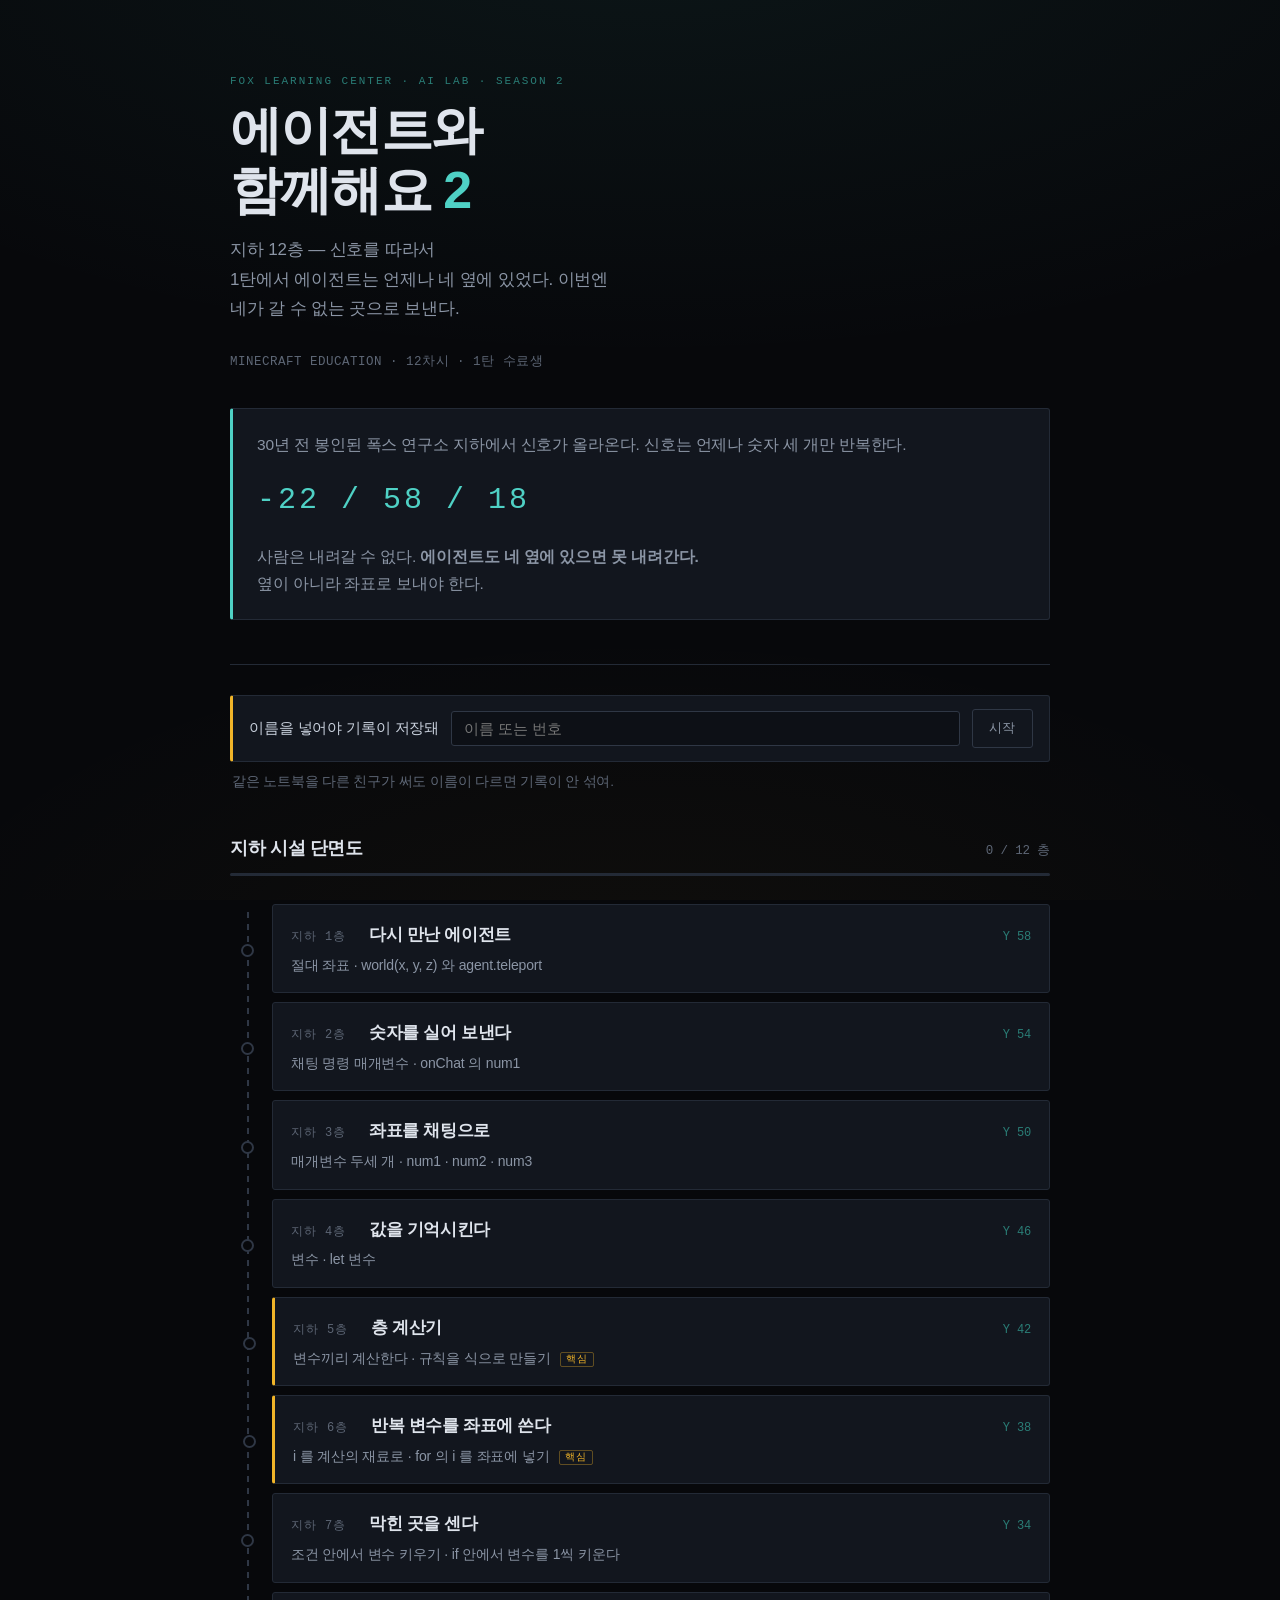
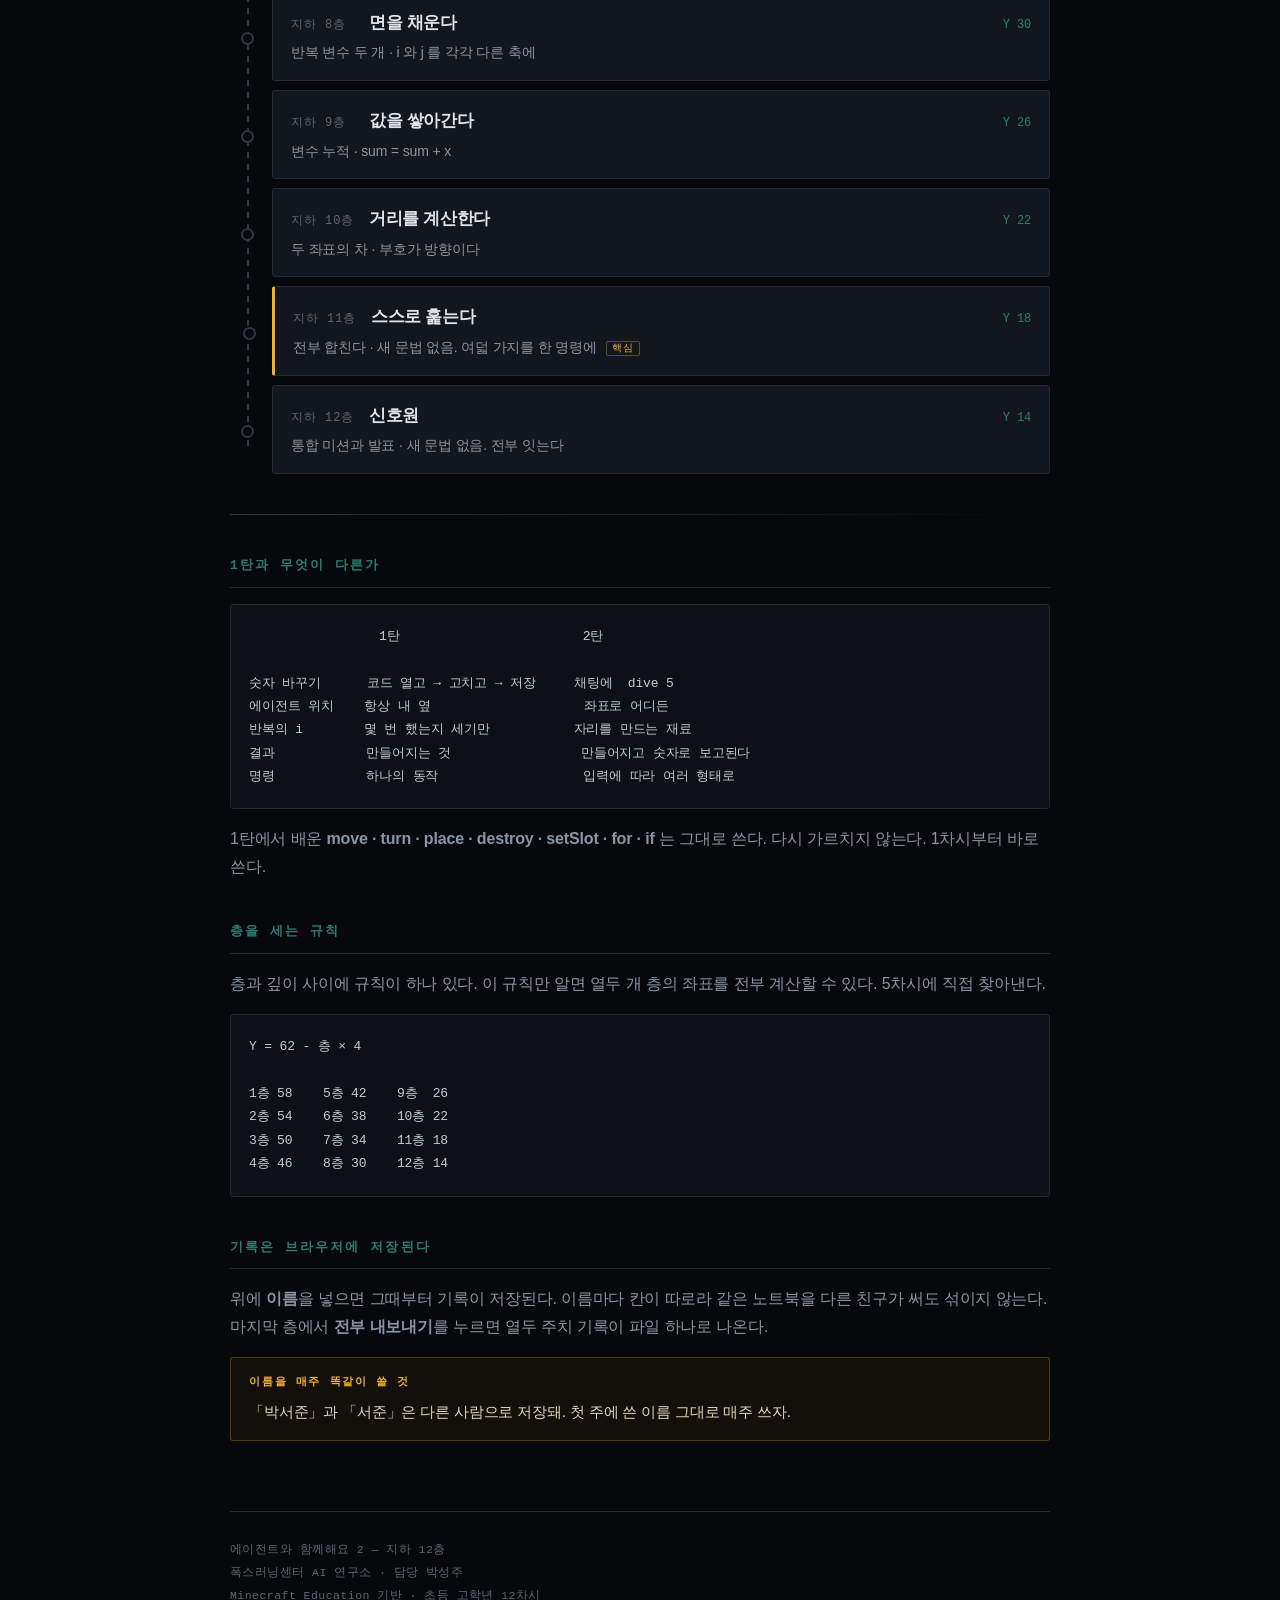
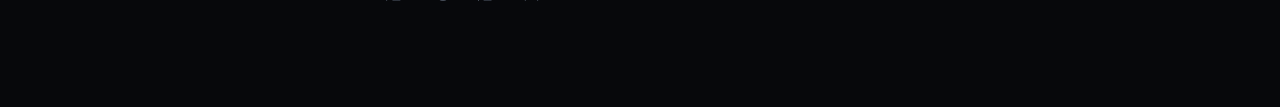
<file: docs/index.html>
<!doctype html>
<html lang="ko">
<head>
<meta charset="utf-8">
<meta name="viewport" content="width=device-width, initial-scale=1">
<title>에이전트와 함께해요 2 — 지하 12층 | 폭스러닝센터 AI 연구소</title>
<meta name="description" content="「에이전트와 함께해요」 다음 이야기. 좌표와 변수로 지하 12층까지 내려간다.">
<link rel="stylesheet" href="css/style.css">
</head>
<body>
<div class="wrap">

  <header class="hero">
    <p class="eyebrow">Fox Learning Center · AI LAB · SEASON 2</p>
    <h1>에이전트와<br>함께해요 <span style="color:var(--cyan)">2</span></h1>
    <p class="tagline">지하 12층 — 신호를 따라서<br>
      1탄에서 에이전트는 언제나 네 옆에 있었다. 이번엔 네가 갈 수 없는 곳으로 보낸다.</p>
    <p class="meta">MINECRAFT EDUCATION · 12차시 · 1탄 수료생</p>

    <div class="signal-box">
      <p>30년 전 봉인된 폭스 연구소 지하에서 신호가 올라온다. 신호는 언제나 숫자 세 개만 반복한다.</p>
      <span class="signal-code">-22 / 58 / 18</span>
      <p>사람은 내려갈 수 없다. <b>에이전트도 네 옆에 있으면 못 내려간다.</b><br>
      옆이 아니라 좌표로 보내야 한다.</p>
    </div>
  </header>

  <div id="studentbar"></div>

  <div class="progress">
    <h2>지하 시설 단면도</h2>
    <span class="count">0 / 12 층</span>
  </div>
  <div class="bar"><i></i></div>

  <div class="shaft" id="shaft"></div>

  <hr class="rule">

  <section>
    <h2>1탄과 무엇이 다른가</h2>
    <div class="codebox">
      <pre>                 1탄                        2탄

숫자 바꾸기      코드 열고 → 고치고 → 저장     채팅에  dive 5
에이전트 위치    항상 내 옆                    좌표로 어디든
반복의 i        몇 번 했는지 세기만           자리를 만드는 재료
결과            만들어지는 것                 만들어지고 숫자로 보고된다
명령            하나의 동작                   입력에 따라 여러 형태로</pre>
    </div>
    <p style="color:var(--tx-dim)">
      1탄에서 배운 <b>move · turn · place · destroy · setSlot · for · if</b> 는 그대로 쓴다.
      다시 가르치지 않는다. 1차시부터 바로 쓴다.
    </p>
  </section>

  <section>
    <h2>층을 세는 규칙</h2>
    <p style="color:var(--tx-dim);margin-top:0">
      층과 깊이 사이에 규칙이 하나 있다. 이 규칙만 알면 열두 개 층의 좌표를 전부 계산할 수 있다.
      5차시에 직접 찾아낸다.
    </p>
    <div class="codebox">
      <pre>Y = 62 - 층 × 4

1층 58    5층 42    9층  26
2층 54    6층 38    10층 22
3층 50    7층 34    11층 18
4층 46    8층 30    12층 14</pre>
    </div>
  </section>

  <section>
    <h2>기록은 브라우저에 저장된다</h2>
    <p style="color:var(--tx-dim);margin-top:0">
      위에 <b>이름</b>을 넣으면 그때부터 기록이 저장된다. 이름마다 칸이 따로라
      같은 노트북을 다른 친구가 써도 섞이지 않는다.
      마지막 층에서 <b>전부 내보내기</b>를 누르면 열두 주치 기록이 파일 하나로 나온다.
    </p>
    <div class="tip">
      <b>이름을 매주 똑같이 쓸 것</b>
      「박서준」과 「서준」은 다른 사람으로 저장돼. 첫 주에 쓴 이름 그대로 매주 쓰자.
    </div>
  </section>

  <footer>
    에이전트와 함께해요 2 — 지하 12층<br>
    폭스러닝센터 AI 연구소 · 담당 박성주<br>
    Minecraft Education 기반 · 초등 고학년 12차시
  </footer>

</div>

<script src="data/config.js"></script>
<script src="data/floors.js"></script>
<script src="js/app.js"></script>
</body>
</html>
</file>
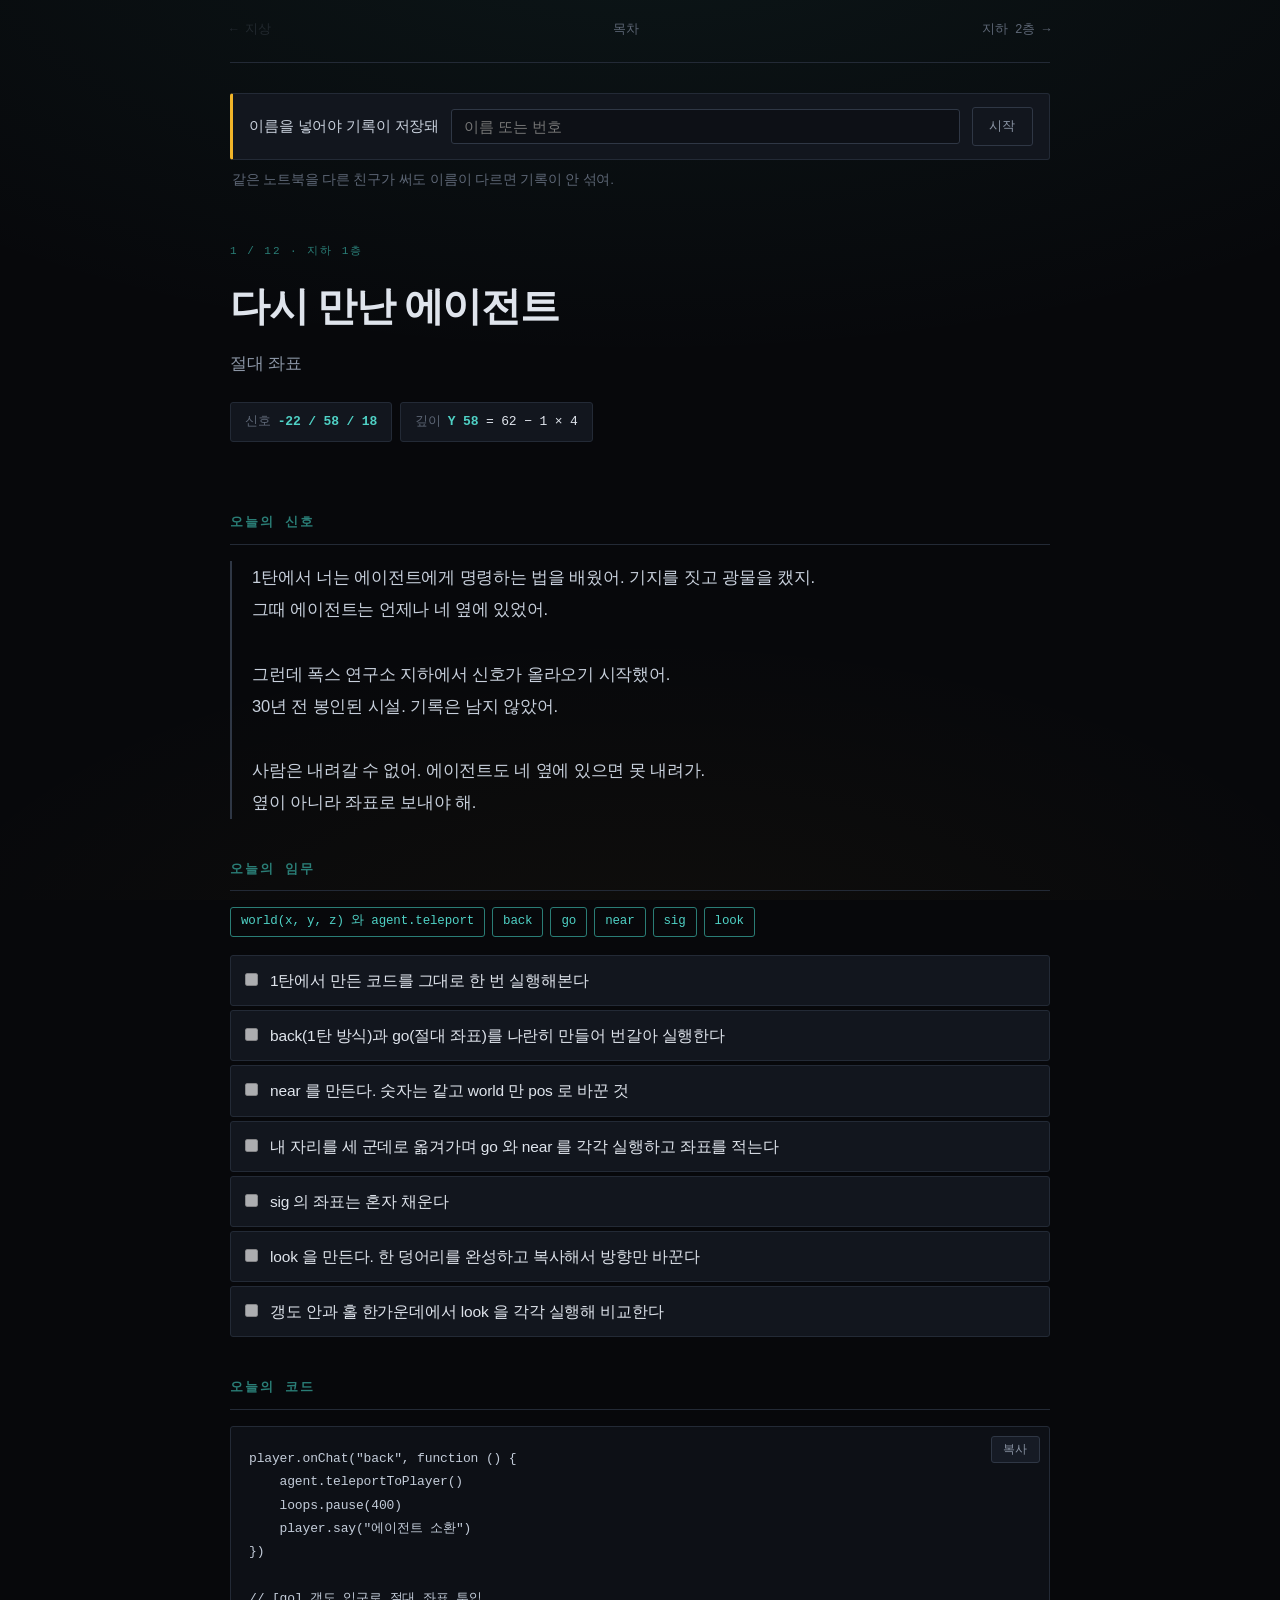
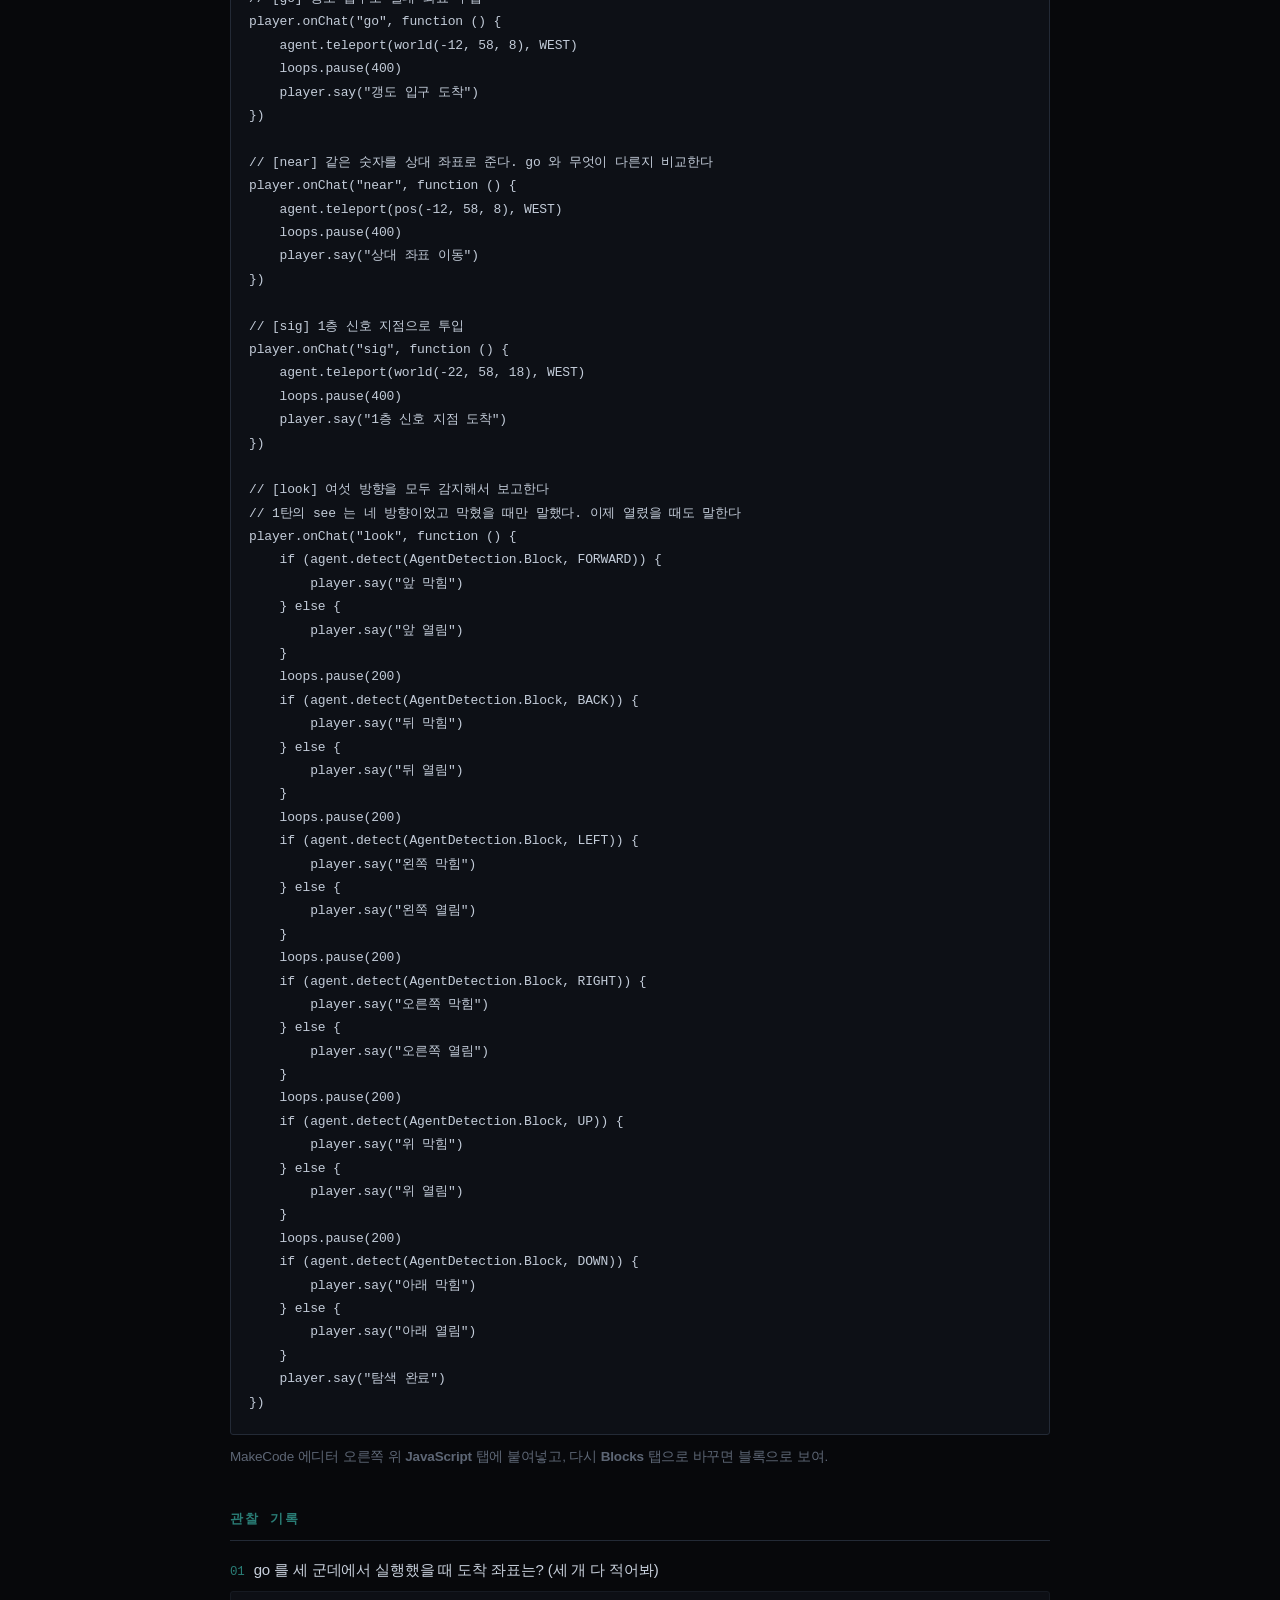
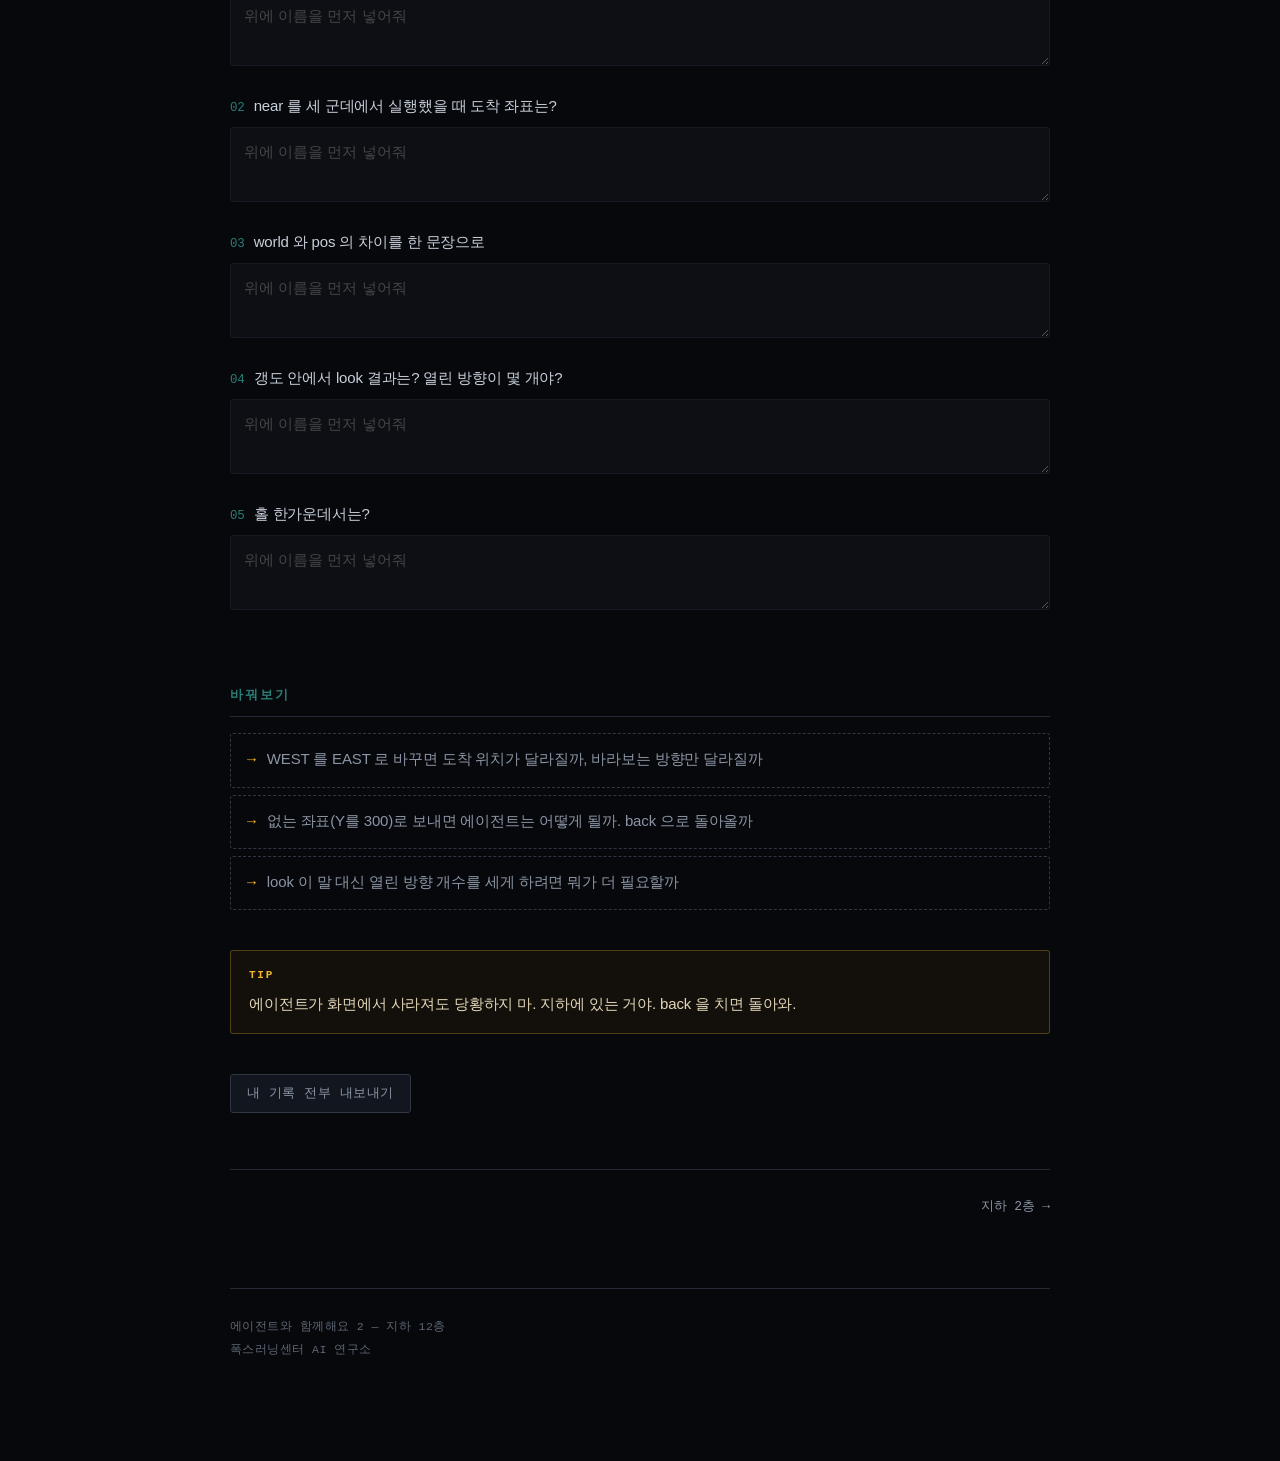
<file: docs/floor.html>
<!doctype html>
<html lang="ko">
<head>
<meta charset="utf-8">
<meta name="viewport" content="width=device-width, initial-scale=1">
<title>에이전트와 함께해요 2 — 지하 12층</title>
<link rel="stylesheet" href="css/style.css">
</head>
<body>
<div class="wrap" id="floor"></div>

<script src="data/config.js"></script>
<script src="data/floors.js"></script>
<script src="js/app.js"></script>
</body>
</html>
</file>
<file: docs/css/style.css>
/* 아이용 웹 교재 스타일 — 관제실 터미널 톤 */

:root {
  --bg: #07080b;
  --bg-2: #0d1016;
  --panel: #12161e;
  --panel-2: #161b25;
  --line: #232a36;
  --line-2: #2f3745;
  --tx: #dfe4ec;
  --tx-dim: #8b95a5;
  --tx-faint: #5d6675;
  --cyan: #4fd1c5;
  --cyan-dim: #2a7d76;
  --amber: #f0b429;
  --red: #e5695b;
  --mono: "Consolas", "D2Coding", "Menlo", "Courier New", monospace;
  --sans: -apple-system, BlinkMacSystemFont, "Segoe UI", "Malgun Gothic",
    "Apple SD Gothic Neo", "Noto Sans KR", sans-serif;
}

* { box-sizing: border-box; }

html { -webkit-text-size-adjust: 100%; }

body {
  margin: 0;
  background: var(--bg);
  color: var(--tx);
  font-family: var(--sans);
  font-size: 16px;
  line-height: 1.75;
  letter-spacing: -0.01em;
  background-image:
    radial-gradient(ellipse 80% 50% at 50% -10%, rgba(79, 209, 197, 0.07), transparent),
    radial-gradient(ellipse 60% 40% at 50% 110%, rgba(240, 180, 41, 0.04), transparent);
  background-attachment: fixed;
}

.wrap {
  max-width: 860px;
  margin: 0 auto;
  padding: 0 20px 100px;
}

/* ---------- 공통 ---------- */

a { color: var(--cyan); text-decoration: none; }
a:hover { text-decoration: underline; }

.mono { font-family: var(--mono); }

.eyebrow {
  font-family: var(--mono);
  font-size: 11px;
  letter-spacing: 0.18em;
  text-transform: uppercase;
  color: var(--cyan-dim);
  margin: 0 0 10px;
}

.rule {
  height: 1px;
  background: linear-gradient(90deg, var(--line-2), transparent);
  border: 0;
  margin: 40px 0;
}

/* ---------- 표지 ---------- */

.hero {
  padding: 72px 0 44px;
  border-bottom: 1px solid var(--line);
}

.hero h1 {
  font-size: clamp(32px, 7vw, 52px);
  line-height: 1.15;
  margin: 0 0 14px;
  font-weight: 800;
  letter-spacing: -0.035em;
}

.hero .tagline {
  color: var(--tx-dim);
  font-size: 17px;
  margin: 0 0 28px;
  max-width: 42ch;
}

.hero .meta {
  font-family: var(--mono);
  font-size: 12.5px;
  color: var(--tx-faint);
  letter-spacing: 0.04em;
}

/* 수신 신호 패널 */

.signal-box {
  margin: 34px 0 0;
  border: 1px solid var(--line);
  border-left: 3px solid var(--cyan);
  background: var(--panel);
  padding: 22px 24px;
  border-radius: 3px;
}

.signal-box p {
  margin: 0 0 12px;
  color: var(--tx-dim);
  font-size: 15.5px;
}

.signal-box p:last-child { margin-bottom: 0; }

.signal-code {
  font-family: var(--mono);
  font-size: clamp(22px, 5vw, 30px);
  color: var(--cyan);
  letter-spacing: 0.1em;
  margin: 16px 0;
  display: block;
}

/* ---------- 이름 막대 ---------- */

#studentbar { margin: 30px 0 6px; }

.sbar {
  display: flex;
  align-items: center;
  gap: 12px;
  flex-wrap: wrap;
  border: 1px solid var(--line);
  background: var(--panel);
  border-radius: 3px;
  padding: 13px 16px;
}

.sbar.ask { border-left: 3px solid var(--amber); }

.sbar label {
  font-size: 15px;
  color: #c8d0dc;
  flex: none;
}

.sbar input[type="text"] {
  flex: 1 1 160px;
  min-width: 130px;
  background: var(--bg-2);
  border: 1px solid var(--line-2);
  border-radius: 3px;
  color: var(--tx);
  font-family: var(--sans);
  font-size: 15px;
  padding: 8px 12px;
}

.sbar input[type="text"]:focus {
  outline: none;
  border-color: var(--cyan-dim);
}

.sbar-who {
  font-size: 15px;
  color: var(--tx-dim);
}

.sbar-who b {
  color: var(--tx);
  font-weight: 700;
  margin-left: 5px;
}

.sbar-note {
  font-size: 13.5px;
  color: var(--tx-faint);
  margin: 8px 2px 0;
}

.syncstate {
  font-family: var(--mono);
  font-size: 11.5px;
  letter-spacing: 0.04em;
  color: var(--tx-faint);
  margin-left: auto;
}

.syncstate.ok { color: var(--cyan-dim); }
.syncstate.busy { color: var(--amber); }
.syncstate.fail { color: var(--red); }
.syncstate.off { color: var(--tx-faint); }

.btn.small { padding: 7px 12px; font-size: 11.5px; }

textarea:disabled {
  opacity: 0.55;
  cursor: not-allowed;
}

/* ---------- 진행률 ---------- */

.progress {
  margin: 40px 0 8px;
  display: flex;
  align-items: baseline;
  justify-content: space-between;
  gap: 16px;
}

.progress h2 { font-size: 18px; margin: 0; letter-spacing: -0.02em; }

.progress .count {
  font-family: var(--mono);
  font-size: 12.5px;
  color: var(--tx-faint);
}

.bar {
  height: 3px;
  background: var(--line);
  border-radius: 2px;
  overflow: hidden;
  margin-bottom: 28px;
}

.bar > i {
  display: block;
  height: 100%;
  width: 0;
  background: var(--cyan);
  transition: width 0.5s ease;
}

/* ---------- 12층 단면도 ---------- */

.shaft { position: relative; padding-left: 42px; }

.shaft::before {
  content: "";
  position: absolute;
  left: 17px;
  top: 8px;
  bottom: 26px;
  width: 2px;
  background: repeating-linear-gradient(
    to bottom, var(--line-2) 0 6px, transparent 6px 12px
  );
}

.floor {
  position: relative;
  display: block;
  border: 1px solid var(--line);
  background: var(--panel);
  border-radius: 3px;
  padding: 15px 18px;
  margin-bottom: 9px;
  color: inherit;
  transition: border-color 0.15s, background 0.15s, transform 0.15s;
}

.floor:hover {
  border-color: var(--cyan-dim);
  background: var(--panel-2);
  text-decoration: none;
  transform: translateX(3px);
}

.floor::before {
  content: "";
  position: absolute;
  left: -32px;
  top: 50%;
  width: 9px;
  height: 9px;
  margin-top: -4.5px;
  border-radius: 50%;
  background: var(--bg);
  border: 2px solid var(--line-2);
}

.floor.done::before { background: var(--cyan); border-color: var(--cyan); }
.floor.key { border-left: 3px solid var(--amber); }

.floor-top {
  display: flex;
  align-items: baseline;
  gap: 12px;
  flex-wrap: wrap;
}

.floor-n {
  font-family: var(--mono);
  font-size: 12px;
  color: var(--tx-faint);
  letter-spacing: 0.08em;
  min-width: 66px;
}

.floor-title { font-size: 17px; font-weight: 700; letter-spacing: -0.02em; }

.floor-y {
  font-family: var(--mono);
  font-size: 12px;
  color: var(--cyan-dim);
  margin-left: auto;
}

.floor-sub {
  color: var(--tx-dim);
  font-size: 14px;
  margin-top: 3px;
}

.floor.key .floor-sub::after {
  content: "핵심";
  font-family: var(--mono);
  font-size: 10px;
  letter-spacing: 0.1em;
  color: var(--amber);
  border: 1px solid rgba(240, 180, 41, 0.35);
  border-radius: 2px;
  padding: 1px 5px;
  margin-left: 9px;
  vertical-align: 1px;
}

/* ---------- 층 페이지 ---------- */

.topnav {
  display: flex;
  align-items: center;
  justify-content: space-between;
  gap: 10px;
  padding: 20px 0;
  border-bottom: 1px solid var(--line);
  font-family: var(--mono);
  font-size: 12.5px;
}

.topnav a, .topnav span { color: var(--tx-faint); }
.topnav a:hover { color: var(--cyan); text-decoration: none; }
.topnav .disabled { opacity: 0.28; }

.fhead { padding: 44px 0 30px; }

.fhead h1 {
  font-size: clamp(28px, 6vw, 40px);
  margin: 0 0 8px;
  font-weight: 800;
  letter-spacing: -0.035em;
}

.fhead .sub { color: var(--tx-dim); font-size: 16.5px; margin: 0 0 24px; }

.coords {
  display: flex;
  gap: 8px;
  flex-wrap: wrap;
  font-family: var(--mono);
}

.coord {
  border: 1px solid var(--line);
  background: var(--panel);
  border-radius: 3px;
  padding: 8px 14px;
  font-size: 13px;
}

.coord b { color: var(--cyan); font-weight: 600; }
.coord i { color: var(--tx-faint); font-style: normal; margin-right: 7px; }

section { margin: 40px 0; }

section > h2 {
  font-size: 13px;
  font-family: var(--mono);
  letter-spacing: 0.16em;
  text-transform: uppercase;
  color: var(--cyan-dim);
  margin: 0 0 16px;
  padding-bottom: 9px;
  border-bottom: 1px solid var(--line);
}

.story {
  white-space: pre-line;
  font-size: 16.5px;
  line-height: 1.95;
  color: #c8d0dc;
  border-left: 2px solid var(--line-2);
  padding-left: 20px;
}

.chips { display: flex; gap: 7px; flex-wrap: wrap; margin-bottom: 18px; }

.chip {
  font-family: var(--mono);
  font-size: 12.5px;
  border: 1px solid var(--cyan-dim);
  color: var(--cyan);
  border-radius: 3px;
  padding: 3px 10px;
}

.chip.slot { border-color: var(--line-2); color: var(--amber); }

/* 임무 체크리스트 */

.tasks { list-style: none; margin: 0; padding: 0; }

.tasks li { margin-bottom: 4px; }

.tasks label {
  display: flex;
  gap: 12px;
  align-items: flex-start;
  padding: 11px 14px;
  border: 1px solid var(--line);
  border-radius: 3px;
  background: var(--panel);
  cursor: pointer;
  transition: border-color 0.15s;
  font-size: 15.5px;
}

.tasks label:hover { border-color: var(--line-2); }

.tasks input { margin: 6px 0 0; accent-color: var(--cyan); flex: none; }

.tasks input:checked + span { color: var(--tx-faint); text-decoration: line-through; }

/* 코드 */

.codebox { position: relative; }

.codebox pre {
  margin: 0;
  background: var(--bg-2);
  border: 1px solid var(--line);
  border-radius: 3px;
  padding: 20px 20px 20px 18px;
  overflow-x: auto;
  font-family: var(--mono);
  font-size: 13px;
  line-height: 1.8;
  color: #c3ccd9;
  tab-size: 4;
}

.copy {
  position: absolute;
  top: 10px;
  right: 10px;
  font-family: var(--mono);
  font-size: 11.5px;
  letter-spacing: 0.06em;
  background: var(--panel-2);
  color: var(--tx-dim);
  border: 1px solid var(--line-2);
  border-radius: 3px;
  padding: 5px 11px;
  cursor: pointer;
}

.copy:hover { color: var(--cyan); border-color: var(--cyan-dim); }
.copy.ok { color: var(--cyan); border-color: var(--cyan); }

.codenote {
  font-size: 13.5px;
  color: var(--tx-faint);
  margin-top: 10px;
}

/* 관찰 기록 */

.field { margin-bottom: 18px; }

.field label {
  display: block;
  font-size: 15px;
  margin-bottom: 7px;
  color: #c8d0dc;
}

.field label b {
  font-family: var(--mono);
  color: var(--cyan-dim);
  font-weight: 400;
  margin-right: 9px;
  font-size: 12.5px;
}

.field textarea {
  width: 100%;
  min-height: 52px;
  resize: vertical;
  background: var(--panel);
  border: 1px solid var(--line);
  border-radius: 3px;
  color: var(--tx);
  font-family: var(--sans);
  font-size: 15px;
  line-height: 1.7;
  padding: 11px 13px;
}

.field textarea:focus {
  outline: none;
  border-color: var(--cyan-dim);
  background: var(--panel-2);
}

.saved {
  font-family: var(--mono);
  font-size: 11.5px;
  color: var(--cyan-dim);
  height: 16px;
  margin-top: -8px;
}

/* 확장 과제 */

.stretch { list-style: none; margin: 0; padding: 0; }

.stretch li {
  padding: 12px 16px;
  border: 1px dashed var(--line-2);
  border-radius: 3px;
  margin-bottom: 7px;
  color: var(--tx-dim);
  font-size: 15px;
}

.stretch li::before {
  content: "→";
  color: var(--amber);
  margin-right: 11px;
  font-family: var(--mono);
}

/* TIP / 안내 */

.tip {
  border: 1px solid rgba(240, 180, 41, 0.28);
  background: rgba(240, 180, 41, 0.05);
  border-radius: 3px;
  padding: 15px 18px;
  font-size: 15px;
  color: #e2d6b8;
}

.tip b {
  font-family: var(--mono);
  font-size: 11px;
  letter-spacing: 0.16em;
  color: var(--amber);
  display: block;
  margin-bottom: 6px;
}

.shotnote {
  border: 1px solid var(--line);
  background: var(--panel);
  border-radius: 3px;
  padding: 15px 18px;
  font-size: 15px;
  color: var(--tx-dim);
}

.shotnote code {
  font-family: var(--mono);
  color: var(--cyan);
  font-size: 13.5px;
}

.ending {
  white-space: pre-line;
  border: 1px solid var(--cyan-dim);
  background: linear-gradient(180deg, rgba(79, 209, 197, 0.06), transparent);
  border-radius: 3px;
  padding: 30px 26px;
  font-size: 17px;
  line-height: 2;
  color: #cfe3e0;
  text-align: center;
}

/* 하단 이동 */

.pager {
  display: flex;
  justify-content: space-between;
  gap: 12px;
  margin-top: 56px;
  padding-top: 26px;
  border-top: 1px solid var(--line);
  font-family: var(--mono);
  font-size: 13px;
}

.pager a { color: var(--tx-dim); }
.pager a:hover { color: var(--cyan); text-decoration: none; }

/* 내보내기 */

.export {
  margin-top: 40px;
  display: flex;
  gap: 10px;
  flex-wrap: wrap;
}

.btn {
  font-family: var(--mono);
  font-size: 12.5px;
  letter-spacing: 0.05em;
  background: var(--panel);
  color: var(--tx-dim);
  border: 1px solid var(--line-2);
  border-radius: 3px;
  padding: 10px 16px;
  cursor: pointer;
}

.btn:hover { color: var(--cyan); border-color: var(--cyan-dim); }

footer {
  margin-top: 70px;
  padding-top: 26px;
  border-top: 1px solid var(--line);
  font-family: var(--mono);
  font-size: 11.5px;
  color: var(--tx-faint);
  letter-spacing: 0.04em;
  line-height: 2;
}

@media (max-width: 560px) {
  body { font-size: 15.5px; }
  .wrap { padding: 0 16px 70px; }
  .shaft { padding-left: 30px; }
  .shaft::before { left: 11px; }
  .floor::before { left: -24px; }
  .floor-y { margin-left: 0; width: 100%; }
  .codebox pre { font-size: 12px; }
}
</file>
